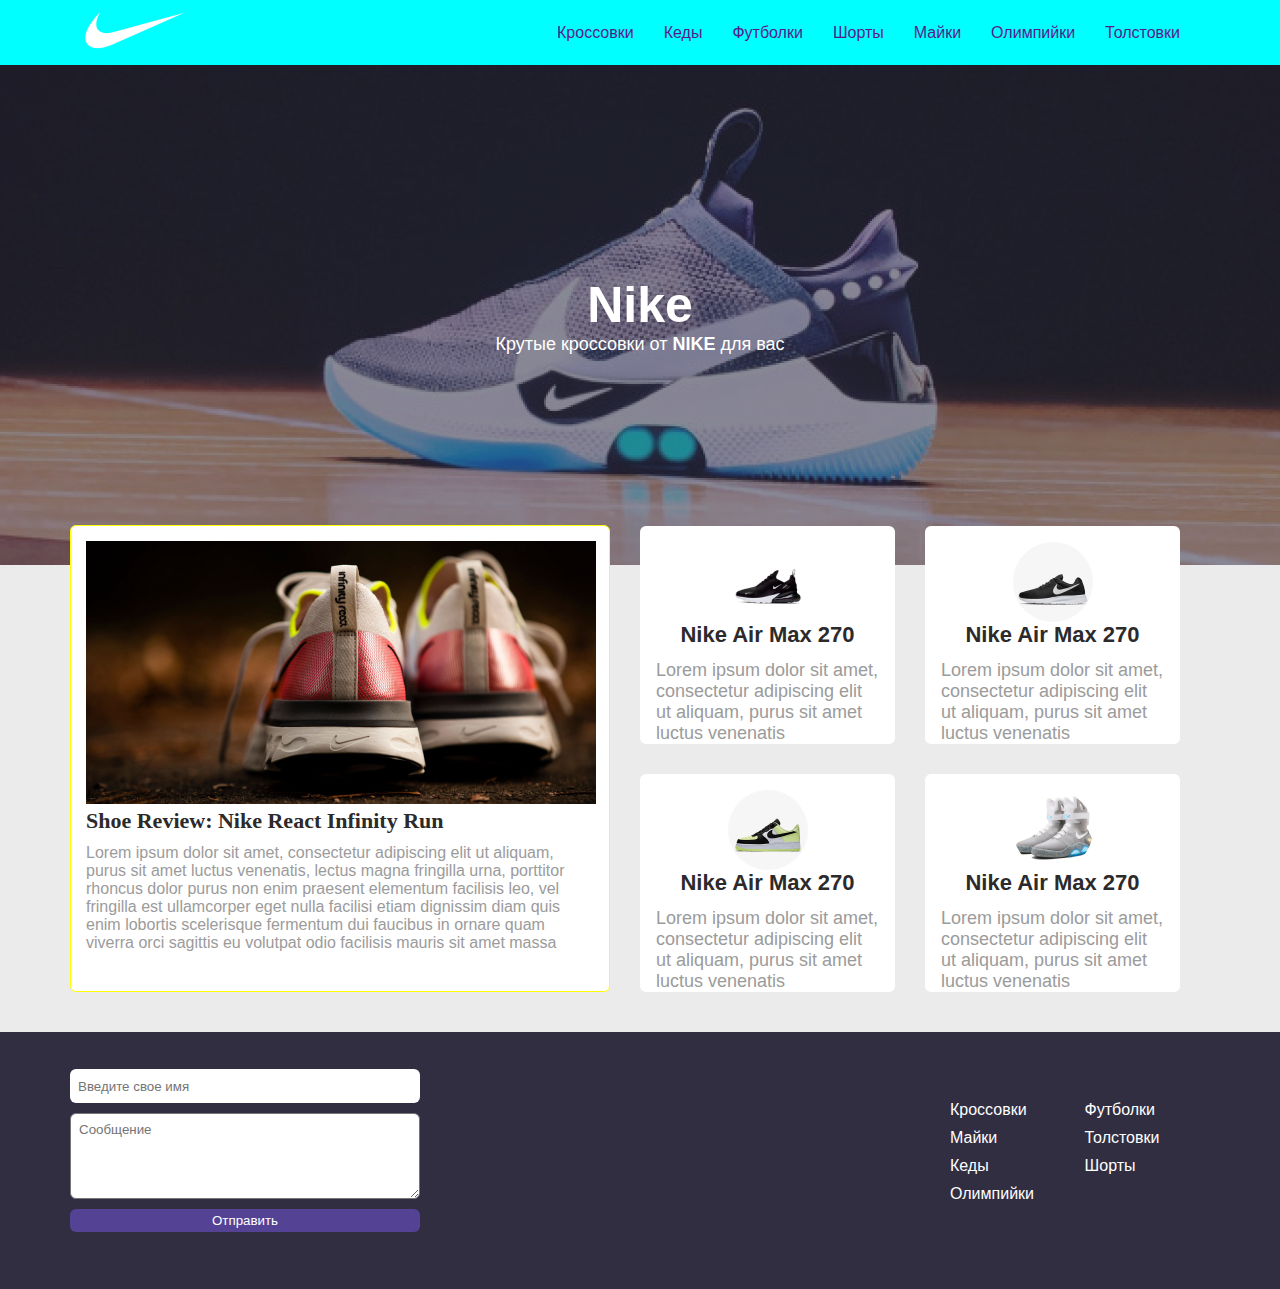
<file: index.html>
<!DOCTYPE html>
<html lang="en">
<head>
    <meta charset="UTF-8">
    <meta name="viewport" content="width=device-width, initial-scale=1.0">
    <title>Document</title>
    <link rel="stylesheet" href="style.css">
</head>
<body>
  <!-- Navbar -->
  <nav class="navbar">
    <div class="navbar__nav">
        <div class="navbar__nav--logo">
            <img src="images/logo.png" alt="logo">
        </div>
        <ul class="navbar__nav--links">
                <li> <a href="">Кроссовки</a></li>
                <li> <a href="">Кеды</a></li>
                <li> <a href="">Футболки</a></li>
                <li> <a href="">Шорты</a></li>
                <li> <a href="">Майки</a></li>
                <li> <a href="">Олимпийки</a></li>
                <li> <a href="">Толстовки</a></li>
        </ul>
    </div>
  </nav>
  <!-- Navbar end -->
  <!-- header -->
  <header class="header">
    <div class="header-text">
        <h1>Nike</h1>
        <p>  <p>Крутые кроссовки от <span class="p-word">NIKE</span> для вас</p></p>
    </div>
  </header>
  <!-- header end -->
  <!-- product start -->
  <footer class="footer">
    <div class="container">
      <div class="footer__main">
        <img src="images/main-pic.jpg" alt="">
        <h3>Shoe Review: Nike React Infinity Run</h3>
        <p>        Lorem ipsum dolor sit amet, consectetur adipiscing elit ut aliquam, purus sit amet luctus venenatis, lectus magna fringilla urna, porttitor rhoncus dolor purus non enim praesent elementum facilisis leo, vel fringilla est ullamcorper eget nulla facilisi etiam dignissim diam quis enim lobortis scelerisque fermentum dui faucibus in ornare quam viverra orci sagittis eu volutpat odio facilisis mauris sit amet massa
        </p>
      </div>
      <div class="footer__second">
        <div class="footer__card">
          <img src="./images/pic-1.png" alt="pic-1">
          <h3>
            Nike Air Max 270
          </h3>
          <p>Lorem ipsum dolor sit amet, consectetur adipiscing elit ut aliquam, purus sit amet luctus venenatis</p>
        </div>

        <div class="footer__card">
          <img src="./images/pic-2.png" alt="pic-1">
          <h3>
            Nike Air Max 270
          </h3>
          <p>Lorem ipsum dolor sit amet, consectetur adipiscing elit ut aliquam, purus sit amet luctus venenatis</p>
        </div>

        <div class="footer__card">
          <img src="./images/pic-3.png" alt="pic-1">
          <h3>
            Nike Air Max 270
          </h3>
          <p>Lorem ipsum dolor sit amet, consectetur adipiscing elit ut aliquam, purus sit amet luctus venenatis</p>
        </div>

        <div class="footer__card">
          <img src="./images/pic-4.png" alt="pic-1">
          <h3>
            Nike Air Max 270
          </h3>
          <p>Lorem ipsum dolor sit amet, consectetur adipiscing elit ut aliquam, purus sit amet luctus venenatis</p>
        </div>
      </div>
    </div>
  </footer>
  <!-- product finish -->
  <footer class="product">
    <div class="container">
      <div class="footer-comment">
        <input class="comment-name" type="text" placeholder="Введите свое имя">
        <textarea class="comment-text" name="" id="" placeholder="Сообщение"></textarea>
        <button type="submit">Отправить</button>
      </div>
      <ul class="product__links">
        <li><a href="">Кроссовки</a></li>
        <li><a href="">Майки</a></li>
        <li><a href="">Кеды</a></li>
        <li><a href="">Олимпийки</a></li>
        <li><a href="">Футболки</a></li>
        <li><a href="">Толстовки</a></li>
        <li><a href="">Шорты</a></li>
      </ul>
    </div>
  </footer>
</body>
</html>
</file>
<file: style.css>
*{
    padding: 0%;
    margin: 0;
    box-sizing:border-box;
    font-family: arial;
}
.navbar{
    background-color:aqua;
}
.navbar__nav{
    width: 1140px;
    min-height: 65px;
    /* border:1px solid red; */
    justify-content:space-between;
    align-items: center;
    margin: 0 auto;
    padding: 0 15px;
    display: flex;
}
.navbar__nav--links{
    display: flex;
    list-style: none    ;
}
.navbar__nav--links a{
    padding: 23px 15px;
    text-decoration: none;

}
.navbar__nav--links a:hover{
    background-color: cornsilk;
    color: red;

}
/* header */
.header{
    height: 500px;
    background-image: url("./images/bg-picture.jpg");
    background-position:center;
    background-size:cover;
    display: flex;
    justify-content: center;
    align-items:center;

}
.header-text{
    color:white;
}
.header-text h1{
    font-size: 50px;
    justify-content: center;
    display: flex;

}
.p-word{
    font-weight: 700;
}
p{
    font-size: 18px;
}
/* header end */

/* footer */
.footer{
    background: #EBEBEB;
    width: 100%;
    
}
.container{
    width: 1140px;
    min-height: 65px;
    /* border:1px solid red; */
    display: flex;
    margin: 0 auto;
    gap: 30px;
    align-items:center;
    justify-content: space-between;
}
.footer__main{
    width: 540px;
    height: 467px;
    border:1px solid yellow;
    padding: 15px;
    border-radius: 6px;
    background: #FFF;
}
.footer__main h3{
    color: #2C2A2A;
    font-family: Roboto;
    font-size: 22px;
    font-weight: 700;
    line-height: normal;
}
.footer__main p{
    padding-top: 10px;
    color:#9B9B9B;
    font-size: 16px;
    font-weight: 400;
}
.footer__second  , .footer__main{
    transform: translateY(-40px);
}
.footer__card{
    border-radius: 6px;
    background: #FFF;
    padding: 16px;
    width: 255px;
    height: 218px;
}
.footer__card img{
    border-radius:50px;
    background-size:cover;
    margin: 0 auto;
    display: flex;

}
.footer__card h3{
    color: #2C2A2A;
    font-size: 22px;
    text-align: center;
}
.footer__card p{
    margin-top:12px;
    color:#9B9B9B;
}
.footer__second{
    flex-wrap: wrap;
    display: flex;
    gap: 30px;
}
.footer__card img:hover{
    transform: scale(1.6);
    transition: 1s;
}
.footer__main img:hover{
    transform: rotate(30deg);
    transition: 1s;
    /* transform: scale(1.3); */
}
.product{
    background: #322E41;
    padding: 37px 0 57px;
}
.product__links{
    width: 260px;
    height: 120px;
    list-style: none;
    flex-direction: column;
    flex-wrap: wrap;
    display: flex;
}
.product__links a{
    text-decoration: none;
    color: white;
    font-size: 16px;
    display: flex;
    margin-top: 10px;
}
.product__links a:hover{
    color:brown;
    font-size: 20px;
    transition: 1s;
}
.footer-content{
    justify-content: space-around;
  }
  .footer-comment{
    display: flex;
    flex-direction: column;
    width: 350px;
    gap: 10px;
  }
  .comment-name{
    height: 34px;
    border-radius: 6px;
    border: none;
    padding: 8px;
  }
  .comment-text{
    height: 86px;
    border-radius: 6px;
    padding: 8px;
  }
  .footer-comment button{
    border-radius: 6px;
    background: #544294;
    border: none;
    color: white;
    padding: 4px;
  }
/* footer end */
</file>
